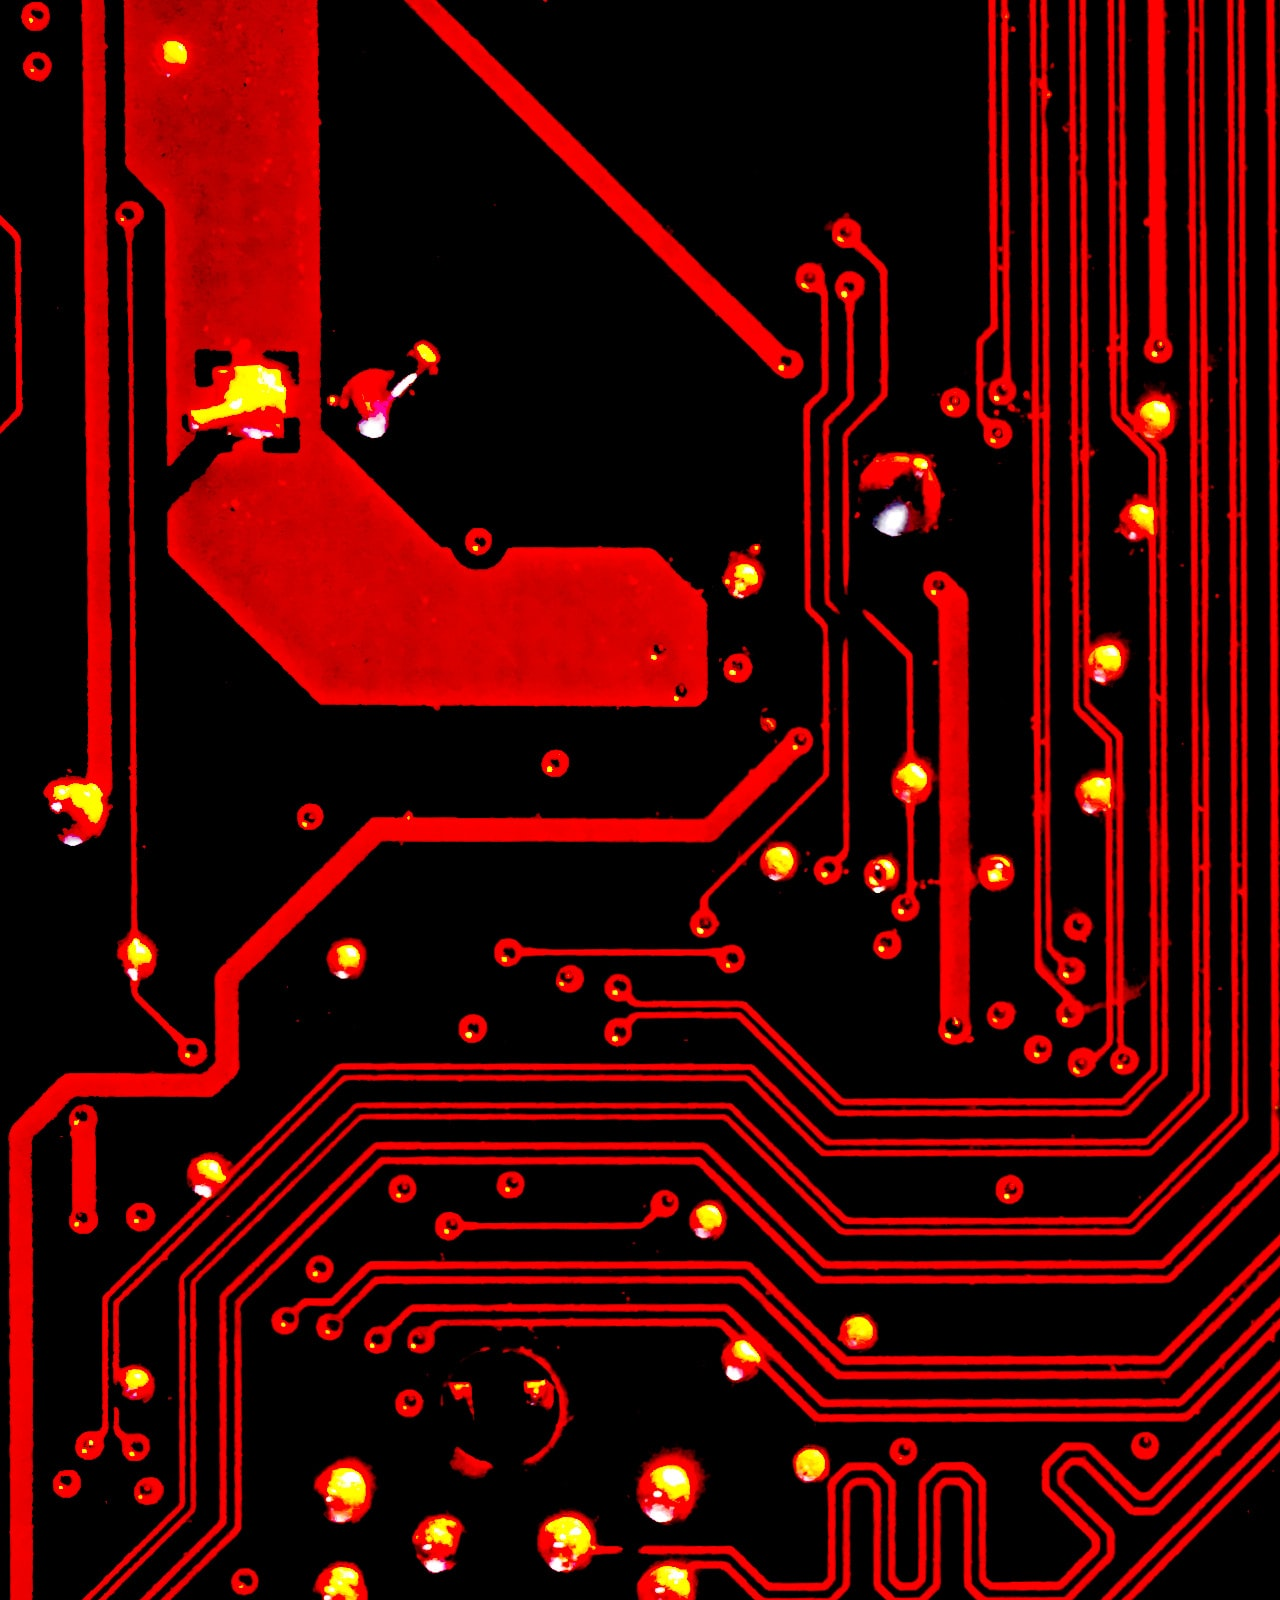
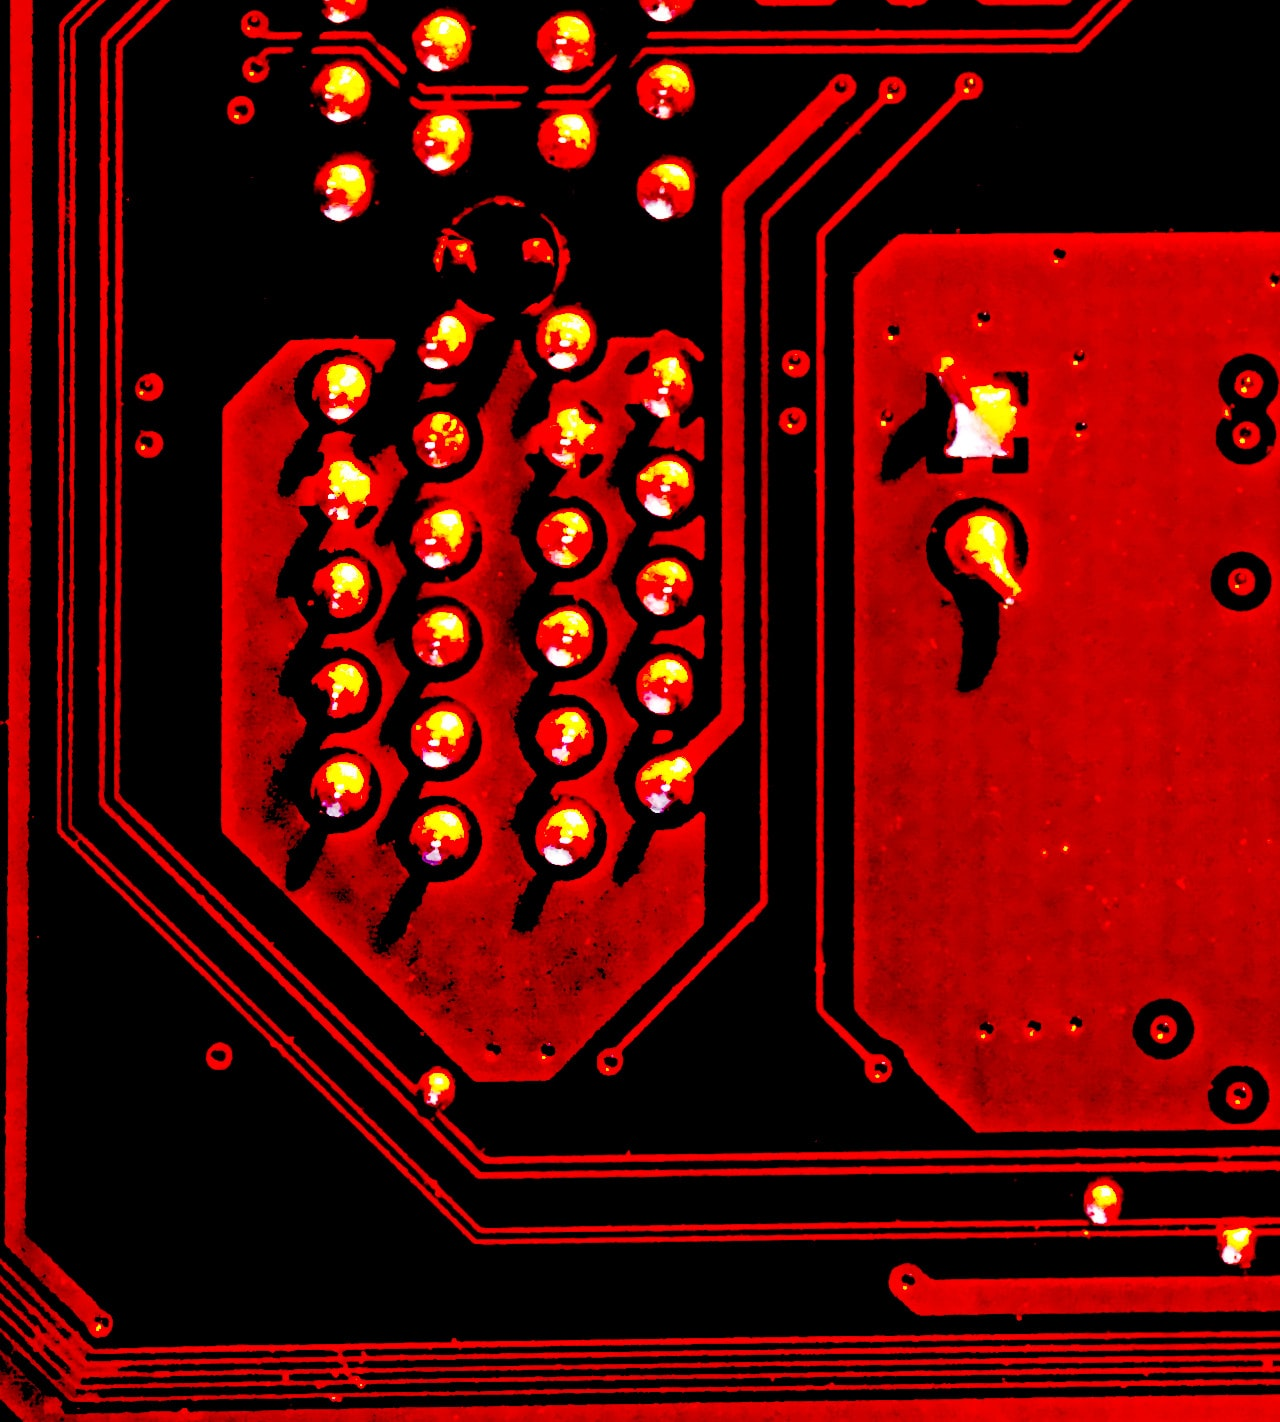
<file: page 2/Page2.html>
<!doctype html>
<html>
<head>
<meta charset="UTF-8">
<title>motherboard accessed</title>
<link href="style.css" rel="stylesheet" type="text/css">

</head>

<body>
	<img src="images/motherboard.jpg" onClick="this.src='images/no it isnt copy.png'" alt=""/>

	
</body>
</html>
</file>
<file: page 2/style.css>
@charset "UTF-8";

body {
	margin: 0;
	padding: 0;
}
</file>
